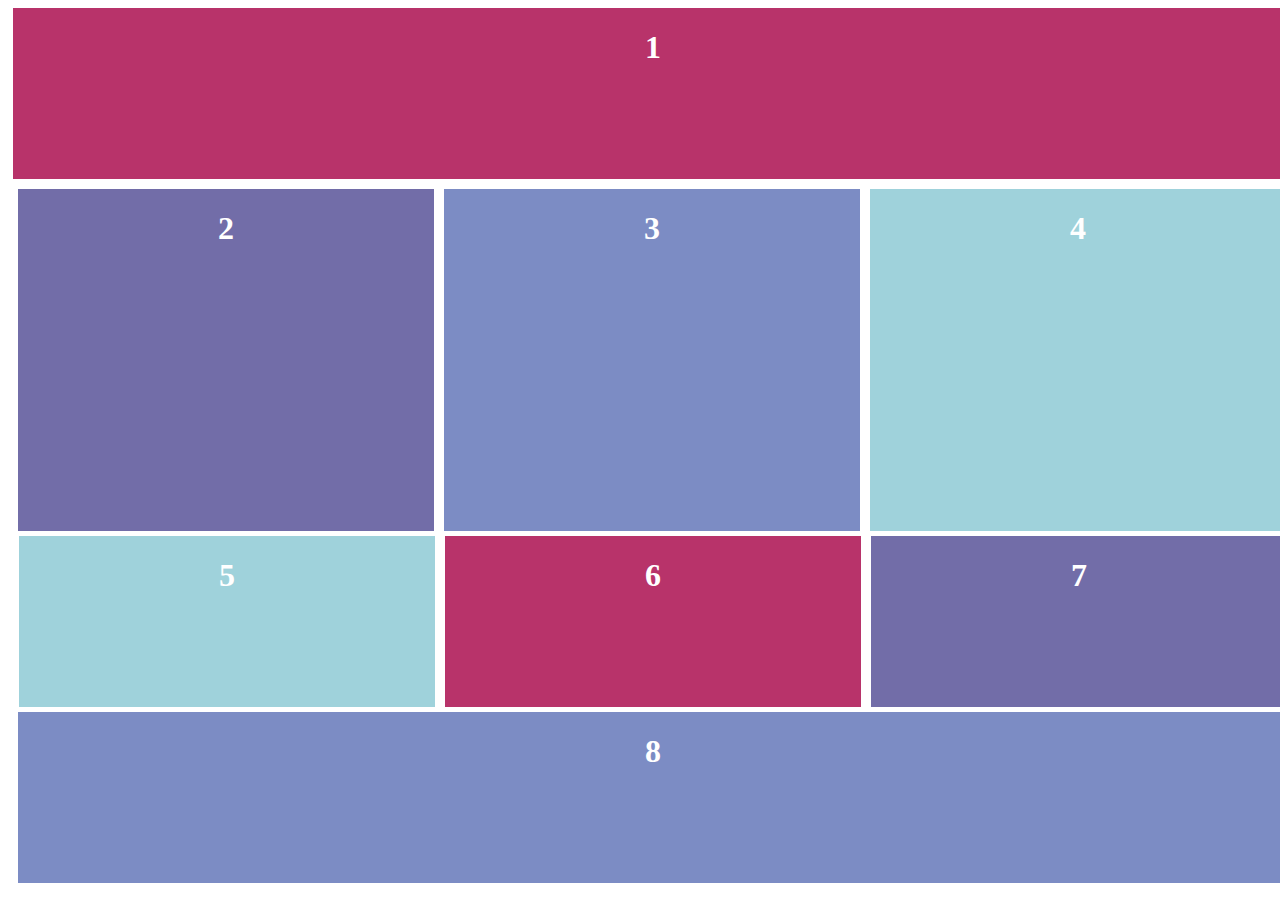
<file: asign4/index.html>
<!DOCTYPE html>
<html lang="en">
<head>
    <meta charset="UTF-8">
    <meta name="viewport" content="width=device-width, initial-scale=1.0">
    <title>Venkat</title>
    <link rel="stylesheet" href="styles.css">
</head>
<body>
    <div class="container">
        <div class="inner-container1"><h1>1</h1></div>
        
    </div>
    <div class="container2">
        <div class="box-2"><h1>2</h1></div>
        <div class="box-3"><h1>3</h1></div>
        <div class="box-4"><h1>4</h1></div>
    </div>
    <div class="container3">
        <div class="box-5"><h1>5</h1></div>
        <div class="box-6"><h1>6</h1></div>
        <div class="box-7"><h1>7</h1></div>
    </div>
    <div class="container">
    <div class="inner-container4"><h1>8</h1></div>
</div>
</body>
</html>
</file>
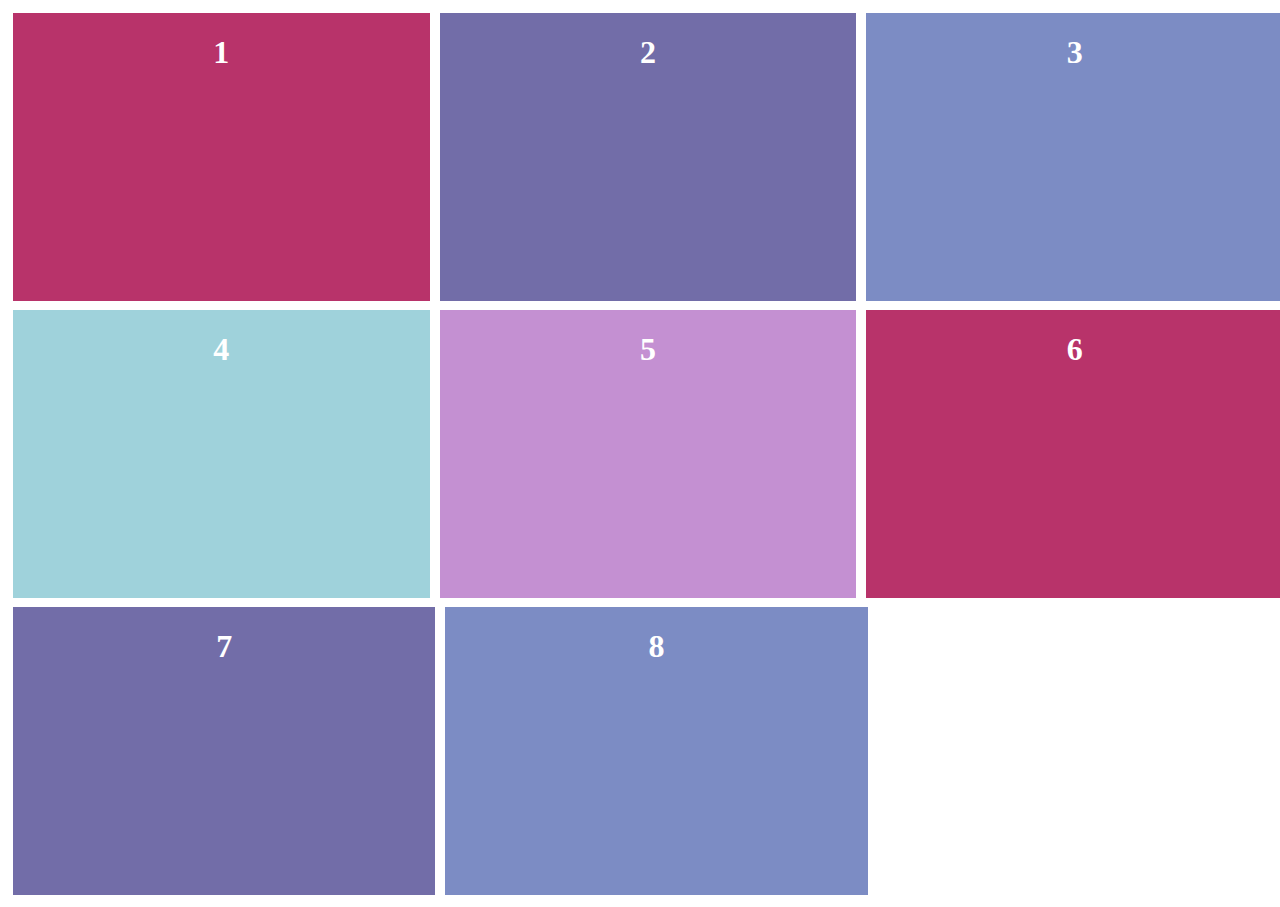
<file: asign5/index.html>
<!DOCTYPE html>
<html lang="en">
<head>
    <meta charset="UTF-8">
    <meta name="viewport" content="width=device-width, initial-scale=1.0">
    <title>Venkat</title>
    <link rel="stylesheet" href="styles.css">
</head>
<body>
    <div class="container">
        <div class="box1"><h1>1</h1></div>
        <div class="box2"><h1>2</h1></div>
        <div class="box3"><h1>3</h1></div>
    </div>
    <div class="container2">
        <div class="box4"><h1>4</h1></div>
        <div class="box5"><h1>5</h1></div>
        <div class="box6"><h1>6</h1></div>
    </div>
    <div class="container3">
        <div class="box7"><h1>7</h1></div>
        <div class="box8"><h1>8</h1></div>
    </div>
</body>
</html>
</file>
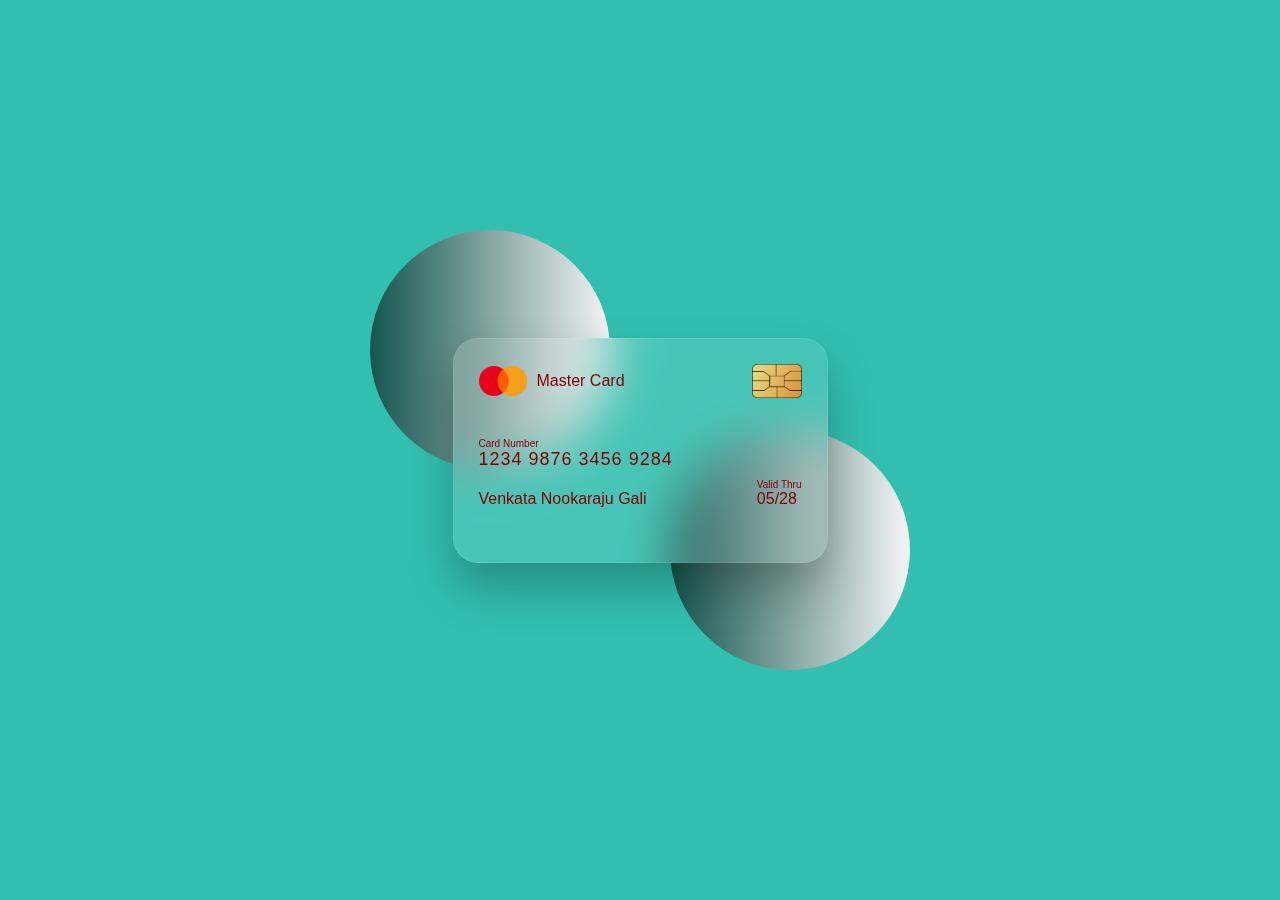
<file: fl/index.html>
<!DOCTYPE html>
<html lang="en">
<head>
    <meta charset="UTF-8">
    <meta name="viewport" content="width=device-width, initial-scale=1.0">
    <title>Flip</title>
    <link rel="stylesheet" href="style.css">
</head>
<body>
    <section>
        <div class="container">
          <div class="card front-face">
            <header>
              <span class="logo">
                <img src="../flip card/logo.png" alt="" />
                <h5>Master Card</h5>
              </span>
             <img src="../flip card/chip.png" alt="" class="chip" />
            </header>
  
            <div class="card-details">
              <div class="name-number">
                <h6>Card Number</h6>
                <h5 class="number">1234 9876 3456 9284</h5>
                <h5 class="name">Venkata Nookaraju Gali</h5>
              </div>
  
              <div class="valid-date">
                <h6>Valid Thru</h6>
                <h5>05/28</h5>
              </div>
            </div>
          </div>
  
          <div class="card back-face">
            <h6>
              For customer service call +977 4343 3433 or email at
              mastercard@gmail.com
            </h6>
            <span class="magnetic-strip"></span>
            <div class="signature"><i>747</i></div>
            <h5>
              Lorem ipsum dolor sit amet, consectetur adipisicing elit. Officia
              maiores sed doloremque nesciunt neque beatae voluptatibus doloribus.
              Libero et quis magni magnam nihil temporibus? Facere consectetur
              dolore reiciendis et veniam.
            </h5>
          </div>
        </div>
      </section>
</body>
</html>
</file>
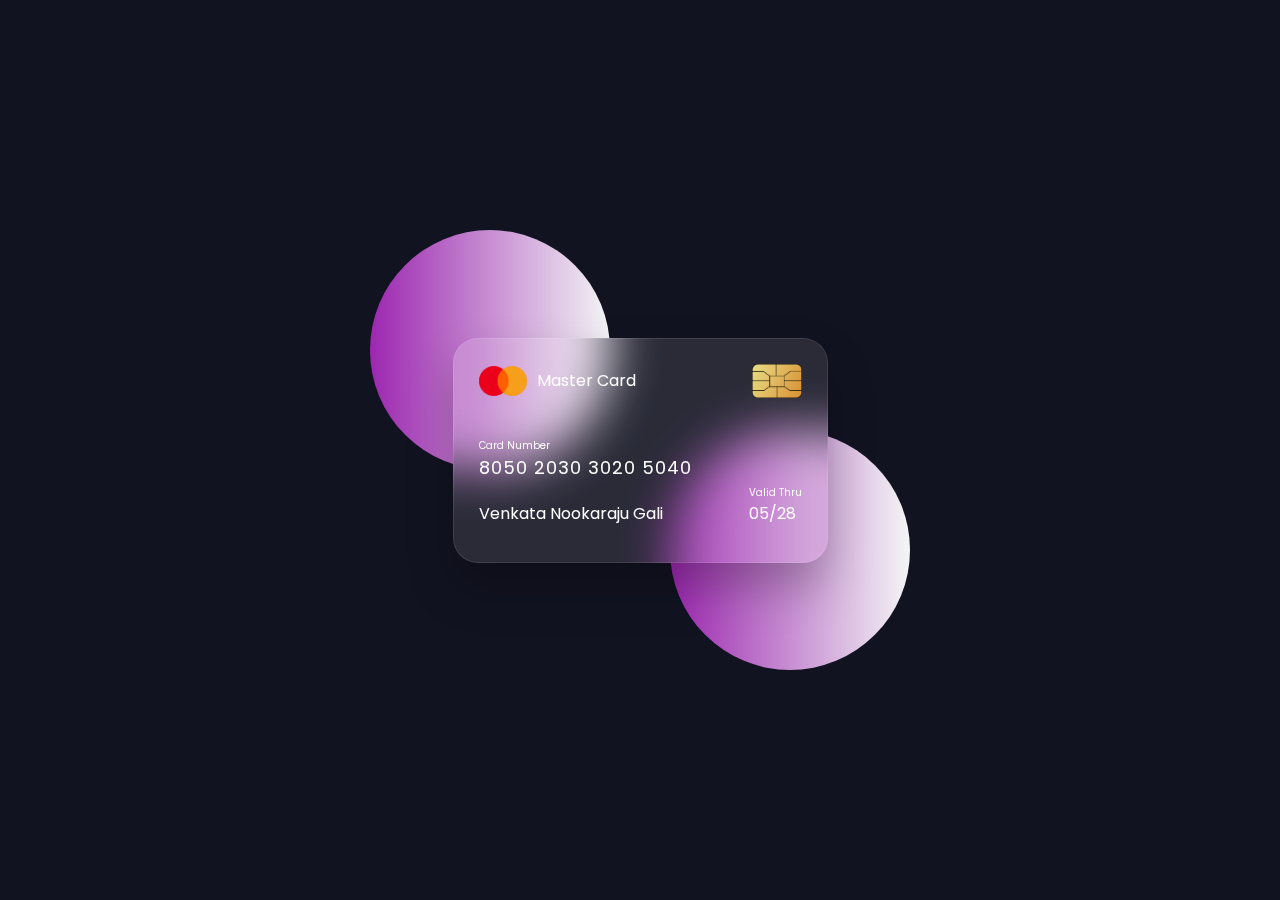
<file: flip card/index.html>
<!DOCTYPE html>
<!-- Coding By CodingNepal - codingnepalweb.com -->
<html lang="en">
  <head>
    <meta charset="UTF-8" />
    <meta http-equiv="X-UA-Compatible" content="IE=edge" />
    <meta name="viewport" content="width=device-width, initial-scale=1.0" />
    <title>Flipping Card UI Design</title>
    <link rel="stylesheet" href="style.css" />
  </head>
  <body>
    <section>
      <div class="container">
        <div class="card front-face">
          <header>
            <span class="logo">
              <img src="../flip card/logo.png" alt="" />
              <h5>Master Card</h5>
            </span>
           <img src="../flip card/chip.png" alt="" class="chip" />
          </header>

          <div class="card-details">
            <div class="name-number">
              <h6>Card Number</h6>
              <h5 class="number">8050 2030 3020 5040</h5>
              <h5 class="name">Venkata Nookaraju Gali</h5>
            </div>

            <div class="valid-date">
              <h6>Valid Thru</h6>
              <h5>05/28</h5>
            </div>
          </div>
        </div>

        <div class="card back-face">
          <h6>
            For customer service call +977 4343 3433 or email at
            mastercard@gmail.com
          </h6>
          <span class="magnetic-strip"></span>
          <div class="signature"><i>005</i></div>
          <h5>
            Lorem ipsum dolor sit amet, consectetur adipisicing elit. Officia
            maiores sed doloremque nesciunt neque beatae voluptatibus doloribus.
            Libero et quis magni magnam nihil temporibus? Facere consectetur
            dolore reiciendis et veniam.
          </h5>
        </div>
      </div>
    </section>
  </body>
</html>
</file>
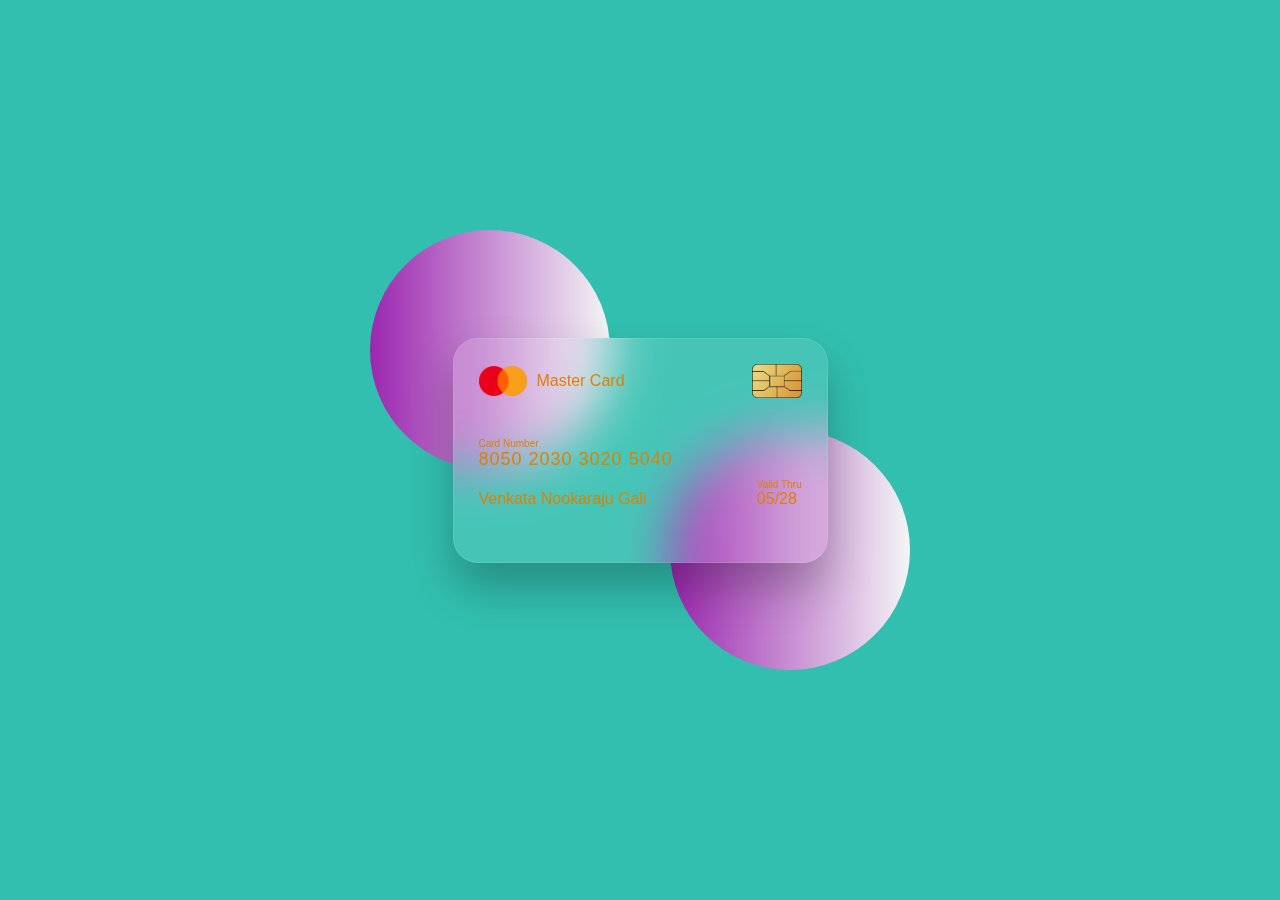
<file: flip/index.html>
<!DOCTYPE html>
<html lang="en">
<head>
    <meta charset="UTF-8">
    <meta name="viewport" content="width=device-width, initial-scale=1.0">
    <title>Flip</title>
    <link rel="stylesheet" href="style.css">
</head>
<body>
    <section>
        <div class="container">
          <div class="card front-face">
            <header>
              <span class="logo">
                <img src="../flip card/logo.png" alt="" />
                <h5>Master Card</h5>
              </span>
             <img src="../flip card/chip.png" alt="" class="chip" />
            </header>
  
            <div class="card-details">
              <div class="name-number">
                <h6>Card Number</h6>
                <h5 class="number">8050 2030 3020 5040</h5>
                <h5 class="name">Venkata Nookaraju Gali</h5>
              </div>
  
              <div class="valid-date">
                <h6>Valid Thru</h6>
                <h5>05/28</h5>
              </div>
            </div>
          </div>
  
          <div class="card back-face">
            <h6>
              For customer service call +977 4343 3433 or email at
              mastercard@gmail.com
            </h6>
            <span class="magnetic-strip"></span>
            <div class="signature"><i>005</i></div>
            <h5>
              Lorem ipsum dolor sit amet, consectetur adipisicing elit. Officia
              maiores sed doloremque nesciunt neque beatae voluptatibus doloribus.
              Libero et quis magni magnam nihil temporibus? Facere consectetur
              dolore reiciendis et veniam.
            </h5>
          </div>
        </div>
      </section>
</body>
</html>
</file>
<file: asign4/styles.css>
.container {
    height: 19vh;
    width: 100vw;
    display: flex;
    margin: 5px;
    background-color: white;

}
.container2 {
    height: 38vh;
    width: 100vw;
    display: flex;
    background-color: white;
    margin: 5px;
    
}
.container3 {
    height: 19vh;
    width: 100vw;
    display: flex;
    background-color: white;
    margin: 5px;
    color: #fff;
    justify-content: center;
    text-align: center;
}
.inner-container1 {
    height: 19vh;
    width: 100%;
    background-color: #B8336A;
    display: flex;
    color: #fff;
    justify-content: center;
    text-align: center;
}
.box-2 {
    height: 38vh;
    width: 32.5%;
    display: flex;
    margin: 5px;
    background-color: #726DA8;
    color: #fff;
    justify-content: center;
    text-align: center;
}
.box-3 {
    height: 38vh;
    width: 32.5%;
    display: flex;
    margin: 5px;
    background-color: #7C8CC4;
    color: #fff;
    justify-content: center;
    text-align: center;
}
.box-4 {
    height: 38vh;
    width: 32.5%;
    display: flex;
    margin: 5px;
    background-color: #9FD2DB;
    color: #fff;
    justify-content: center;
    text-align: center;
}
.box-5 {
    height: 19vh;
    width: 32.5%;
    display: flex;
    margin: 5px;
    background-color: #9FD2DB;
    color: #fff;
    justify-content: center;
    text-align: center;
}
.box-6 {
    height: 19vh;
    width: 32.5%;
    display: flex;
    margin: 5px;
    background-color: #B8336A;
    color: #fff;
    justify-content: center;
    text-align: center;
}
.box-7 {
    height: 19vh;
    width: 32.5%;
    display: flex;
    margin: 5px;
    background-color: #726DA8;
    color: #fff;
    justify-content: center;
    text-align: center;
}

.inner-container4 {
    height: 19vh;
    width: 100%;
    margin: 5px;
    background-color: #7C8CC4;
    display: flex;
    color: #fff;
    justify-content: center;
    text-align: center;
}
</file>
<file: asign5/styles.css>
.container {
    height: 33vh;
    width: 100vw;
    display: flex;
    background-color: white;

}
.container1 {
    height: 33vh;
    width: 100vw;
    display: flex;
    background-color: white;

}
.container2 {
    height: 33vh;
    width: 100vw;
    display: flex;
    background-color: white;

}
.container3 {
    height: 33vh;
    width: 100vw;
    display: flex;
    background-color: white;

}
.box1 {
    height: 32vh;
    width: 33%;
    margin: 5px;
    background-color: #B8336A;
    color: white;
    justify-content: center;
    text-align: center;
}
.box2 {
    height: 32vh;
    width: 33%;
    margin: 5px;
    background-color: #726DA8;
    color: white;
    justify-content: center;
    text-align: center;
}
.box3 {
    height: 32vh;
    width: 33%;
    margin: 5px;
    background-color: #7C8CC4;
    color: white;
    justify-content: center;
    text-align: center;
}
.box4 {
    height: 32vh;
    width: 33%;
    margin: 5px;
    background-color: #9FD2DB;
    color: white;
    justify-content: center;
    text-align: center;
}
.box5 {
    height: 32vh;
    width: 33%;
    margin: 5px;
    background-color: #C490D2;
    color: white;
    justify-content: center;
    text-align: center;
}
.box6 {
    height: 32vh;
    width: 33%;
    margin: 5px;
    background-color: #B8336A;
    color: white;
    justify-content: center;
    text-align: center;
}
.box7 {
    height: 32vh;
    width: 33%;
    margin: 5px;
    background-color: #726DA8;
    color: white;
    justify-content: center;
    text-align: center;
}

.box8 {
    height: 32vh;
    width: 33%;
    margin: 5px;
    background-color: #7C8CC4;
    color: white;
    justify-content: center;
    text-align: center;
}
</file>
<file: fl/style.css>
* {
    margin: 0;
    padding: 0;
    box-sizing: border-box;
    font-family: Arial, Helvetica, sans-serif;
}
.container {
    position: relative;
    height: 225px;
    width: 375px;
    z-index: 100;
    transition: 0.6s;
    transform-style: preserve-3d;
  }
  section {
    position: relative;
    min-height: 100vh;
    width: 100%;
    background: #32bfaf;
    display: flex;
    align-items: center;
    justify-content: center;
    color: maroon;
    font-weight: bold;
    perspective: 1000px;
  }
section::before {
    content: "";
    position: absolute;
    height: 240px;
    width: 240px;
    border-radius: 50%;
    transform: translate(-150px, -100px);
    background: linear-gradient(90deg, #15564e, #f3f5f5);
  }
section::after {
    content: "";
    position: absolute;
    height: 240px;
    width: 240px;
    border-radius: 50%;
    transform: translate(150px, 100px);
    background: linear-gradient(90deg, #15564e, #f3f5f5);
  }
.container:hover {
    transform: rotateY(180deg);
  }
.container .card {
    position: absolute;
    height: 100%;
    width: 100%;
    padding: 25px;
    border-radius: 25px;
    backdrop-filter: blur(25px);
    background: rgba(255, 255, 255, 0.1);
    box-shadow: 0 25px 45px rgba(0, 0, 0, 0.25);
    border: 1px solid rgba(255, 255, 255, 0.1);
    backface-visibility: hidden;
  }
  .front-face header,
  .front-face .logo {
    display: flex;
    align-items: center;
  }
  .front-face header {
    justify-content: space-between;
  }
  .front-face .logo img {
    width: 48px;
    margin-right: 10px;
  }
  h5 {
    font-size: 16px;
    font-weight: 400;
  }
  .front-face .chip {
    width: 50px;
  }
  .front-face .card-details {
    display: flex;
    margin-top: 40px;
    align-items: flex-end;
    justify-content: space-between;
  }
  h6 {
    font-size: 10px;
    font-weight: 400;
  }
  h5.number {
    font-size: 18px;
    letter-spacing: 1px;
  }
  h5.name {
    margin-top: 20px;
  }
  .card.back-face {
    border: none;
    padding: 15px 25px 25px 25px;
    transform: rotateY(180deg);
  }
  .card.back-face h6 {
    font-size: 8px;
  }
  .card.back-face .magnetic-strip {
    position: absolute;
    top: 40px;
    left: 0;
    height: 45px;
    width: 100%;
    background: #000;
  }

  .card.back-face .signature {
    display: flex;
    justify-content: flex-end;
    align-items: center;
    margin-top: 80px;
    height: 40px;
    width: 85%;
    border-radius: 6px;
    background: repeating-linear-gradient(
      #fff,
      #fff 3px,
      #efefef 0px,
      #efefef 9px
    );
  }
  .signature i {
    color: #000;
    font-size: 12px;
    padding: 4px 6px;
    border-radius: 4px;
    background-color: #fff;
    margin-right: -30px;
    z-index: -1;
  }
  .card.back-face h5 {
    font-size: 8px;
    margin-top: 15px;
  }
</file>
<file: flip card/style.css>
/* Import Google Font - Poppins */
@import url("https://fonts.googleapis.com/css2?family=Poppins:wght@300;400;500;600&display=swap");

* {
  margin: 0;
  padding: 0;
  box-sizing: border-box;
  font-family: "Poppins", sans-serif;
}
section {
  position: relative;
  min-height: 100vh;
  width: 100%;
  background: #121321;
  display: flex;
  align-items: center;
  justify-content: center;
  color: #fff;
  perspective: 1000px;
}
section::before {
  content: "";
  position: absolute;
  height: 240px;
  width: 240px;
  border-radius: 50%;
  transform: translate(-150px, -100px);
  background: linear-gradient(90deg, #9c27b0, #f3f5f5);
}
section::after {
  content: "";
  position: absolute;
  height: 240px;
  width: 240px;
  border-radius: 50%;
  transform: translate(150px, 100px);
  background: linear-gradient(90deg, #9c27b0, #f3f5f5);
}
.container {
  position: relative;
  height: 225px;
  width: 375px;
  z-index: 100;
  transition: 0.6s;
  transform-style: preserve-3d;
}
.container:hover {
  transform: rotateY(180deg);
}
.container .card {
  position: absolute;
  height: 100%;
  width: 100%;
  padding: 25px;
  border-radius: 25px;
  backdrop-filter: blur(25px);
  background: rgba(255, 255, 255, 0.1);
  box-shadow: 0 25px 45px rgba(0, 0, 0, 0.25);
  border: 1px solid rgba(255, 255, 255, 0.1);
  backface-visibility: hidden;
}
.front-face header,
.front-face .logo {
  display: flex;
  align-items: center;
}
.front-face header {
  justify-content: space-between;
}
.front-face .logo img {
  width: 48px;
  margin-right: 10px;
}
h5 {
  font-size: 16px;
  font-weight: 400;
}
.front-face .chip {
  width: 50px;
}
.front-face .card-details {
  display: flex;
  margin-top: 40px;
  align-items: flex-end;
  justify-content: space-between;
}
h6 {
  font-size: 10px;
  font-weight: 400;
}
h5.number {
  font-size: 18px;
  letter-spacing: 1px;
}
h5.name {
  margin-top: 20px;
}
.card.back-face {
  border: none;
  padding: 15px 25px 25px 25px;
  transform: rotateY(180deg);
}
.card.back-face h6 {
  font-size: 8px;
}
.card.back-face .magnetic-strip {
  position: absolute;
  top: 40px;
  left: 0;
  height: 45px;
  width: 100%;
  background: #000;
}
.card.back-face .signature {
  display: flex;
  justify-content: flex-end;
  align-items: center;
  margin-top: 80px;
  height: 40px;
  width: 85%;
  border-radius: 6px;
  background: repeating-linear-gradient(
    #fff,
    #fff 3px,
    #efefef 0px,
    #efefef 9px
  );
}
.signature i {
  color: #000;
  font-size: 12px;
  padding: 4px 6px;
  border-radius: 4px;
  background-color: #fff;
  margin-right: -30px;
  z-index: -1;
}
.card.back-face h5 {
  font-size: 8px;
  margin-top: 15px;
}
</file>
<file: flip/style.css>
* {
    margin: 0;
    padding: 0;
    box-sizing: border-box;
    font-family: Arial, Helvetica, sans-serif;
}
.container {
    position: relative;
    height: 225px;
    width: 375px;
    z-index: 100;
    transition: 0.6s;
    transform-style: preserve-3d;
  }
  section {
    position: relative;
    min-height: 100vh;
    width: 100%;
    background: #32bfaf;
    display: flex;
    align-items: center;
    justify-content: center;
    color: #de8004;
    perspective: 1000px;
  }
section::before {
    content: "";
    position: absolute;
    height: 240px;
    width: 240px;
    border-radius: 50%;
    transform: translate(-150px, -100px);
    background: linear-gradient(90deg, #9c27b0, #f3f5f5);
  }
section::after {
    content: "";
    position: absolute;
    height: 240px;
    width: 240px;
    border-radius: 50%;
    transform: translate(150px, 100px);
    background: linear-gradient(90deg, #9c27b0, #f3f5f5);
  }
.container:hover {
    transform: rotateY(180deg);
  }
.container .card {
    position: absolute;
    height: 100%;
    width: 100%;
    padding: 25px;
    border-radius: 25px;
    backdrop-filter: blur(25px);
    background: rgba(255, 255, 255, 0.1);
    box-shadow: 0 25px 45px rgba(0, 0, 0, 0.25);
    border: 1px solid rgba(255, 255, 255, 0.1);
    backface-visibility: hidden;
  }
  .front-face header,
  .front-face .logo {
    display: flex;
    align-items: center;
  }
  .front-face header {
    justify-content: space-between;
  }
  .front-face .logo img {
    width: 48px;
    margin-right: 10px;
  }
  h5 {
    font-size: 16px;
    font-weight: 400;
  }
  .front-face .chip {
    width: 50px;
  }
  .front-face .card-details {
    display: flex;
    margin-top: 40px;
    align-items: flex-end;
    justify-content: space-between;
  }
  h6 {
    font-size: 10px;
    font-weight: 400;
  }
  h5.number {
    font-size: 18px;
    letter-spacing: 1px;
  }
  h5.name {
    margin-top: 20px;
  }
  .card.back-face {
    border: none;
    padding: 15px 25px 25px 25px;
    transform: rotateY(180deg);
  }
  .card.back-face h6 {
    font-size: 8px;
  }
  .card.back-face .magnetic-strip {
    position: absolute;
    top: 40px;
    left: 0;
    height: 45px;
    width: 100%;
    background: #000;
  }

  .card.back-face .signature {
    display: flex;
    justify-content: flex-end;
    align-items: center;
    margin-top: 80px;
    height: 40px;
    width: 85%;
    border-radius: 6px;
    background: repeating-linear-gradient(
      #fff,
      #fff 3px,
      #efefef 0px,
      #efefef 9px
    );
  }
  .signature i {
    color: #000;
    font-size: 12px;
    padding: 4px 6px;
    border-radius: 4px;
    background-color: #fff;
    margin-right: -30px;
    z-index: -1;
  }
  .card.back-face h5 {
    font-size: 8px;
    margin-top: 15px;
  }
</file>
